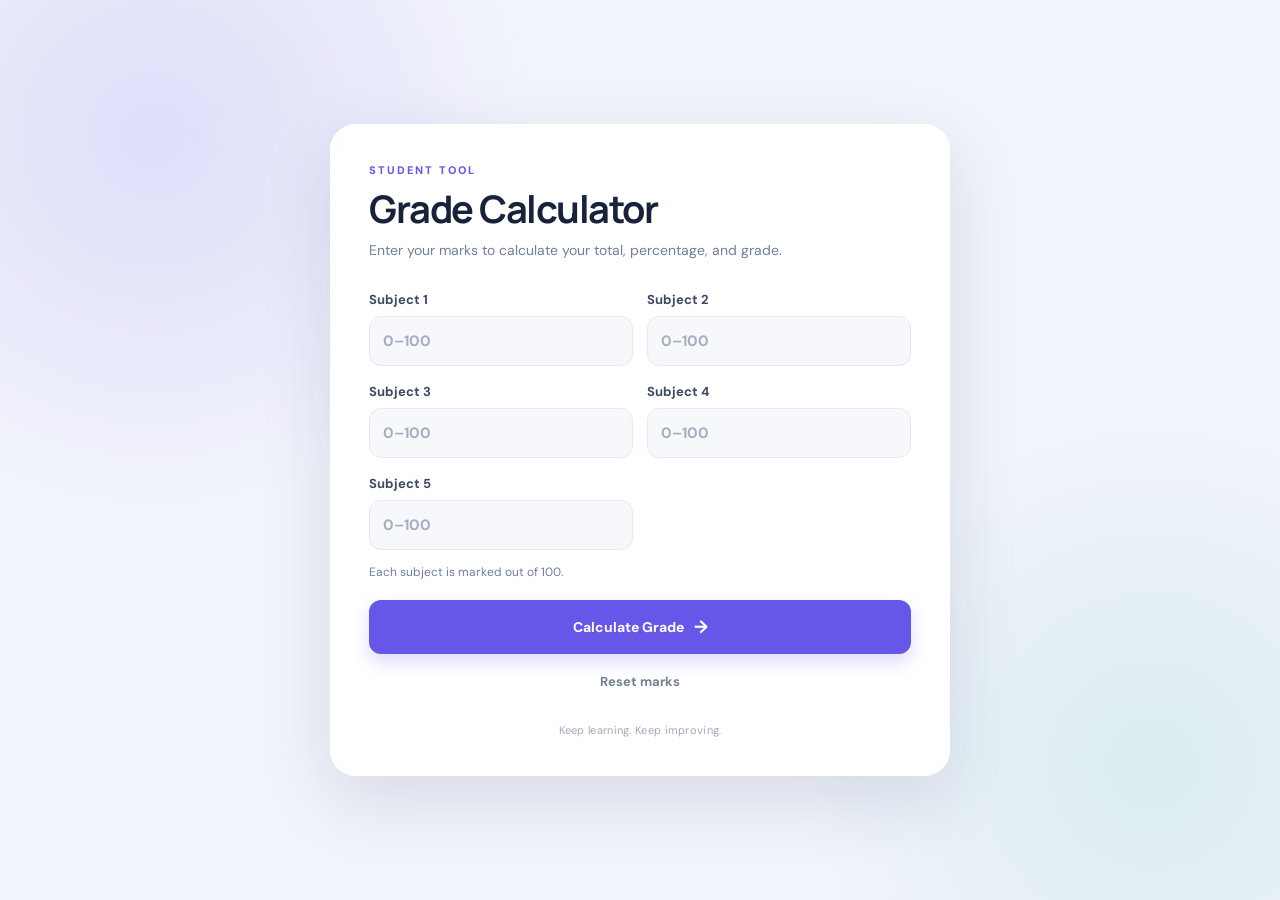
<file: index.html>
<!DOCTYPE html>
<html lang="en">
<head>
  <meta charset="UTF-8">
  <meta name="viewport" content="width=device-width, initial-scale=1.0">
  <title>Grade Calculator</title>
  <link rel="stylesheet" href="style.css">
</head>
<body>
  <main class="calculator">
    <div class="eyebrow">STUDENT TOOL</div>
    <h1>Grade Calculator</h1>
    <p class="subtitle">Enter your marks to calculate your total, percentage, and grade.</p>

    <form id="gradeForm">
      <div class="fields">
        <label>
          Subject 1
          <input type="number" id="mark1" min="0" max="100" step="0.1" placeholder="0–100" required>
        </label>
        <label>
          Subject 2
          <input type="number" id="mark2" min="0" max="100" step="0.1" placeholder="0–100" required>
        </label>
        <label>
          Subject 3
          <input type="number" id="mark3" min="0" max="100" step="0.1" placeholder="0–100" required>
        </label>
        <label>
          Subject 4
          <input type="number" id="mark4" min="0" max="100" step="0.1" placeholder="0–100" required>
        </label>
        <label>
          Subject 5
          <input type="number" id="mark5" min="0" max="100" step="0.1" placeholder="0–100" required>
        </label>
      </div>

      <p class="hint">Each subject is marked out of 100.</p>
      <button type="submit">Calculate Grade <span aria-hidden="true">→</span></button>
      <button type="button" class="reset-button" id="resetButton">Reset marks</button>
      <p id="errorMessage" class="error" role="alert"></p>
    </form>

    <section class="results" id="results" aria-live="polite" hidden>
      <div class="result-heading">YOUR RESULT</div>
      <div class="grade-row">
        <div>
          <p class="result-label">Your grade</p>
          <div id="grade" class="grade-letter">A</div>
        </div>
        <div class="percentage-box">
          <p class="result-label">Percentage</p>
          <div><span id="percentage">0</span><span class="percent-sign">%</span></div>
        </div>
      </div>
      <div class="stats">
        <div><span>Total marks</span><strong id="total">0 / 500</strong></div>
        <div><span>Average marks</span><strong id="average">0 / 100</strong></div>
        <div><span>Status</span><strong id="status">Pass</strong></div>
      </div>
      <p class="grade-note">Grade scale: A+ (90–100), A (80–89), B (70–79), C (60–69), D (50–59), F (below 50).</p>
    </section>
    <footer>Keep learning. Keep improving.</footer>
  </main>

  <script>
    const form = document.getElementById('gradeForm');
    const results = document.getElementById('results');
    const errorMessage = document.getElementById('errorMessage');
    const resetButton = document.getElementById('resetButton');

    form.addEventListener('submit', function (event) {
      event.preventDefault();
      errorMessage.textContent = '';

      const marks = [1, 2, 3, 4, 5].map(n => Number(document.getElementById('mark' + n).value));
      const inputs = [1, 2, 3, 4, 5].map(n => document.getElementById('mark' + n));

      if (inputs.some(input => input.value.trim() === '') || marks.some(mark => !Number.isFinite(mark) || mark < 0 || mark > 100)) {
        errorMessage.textContent = 'Please enter a mark from 0 to 100 for every subject.';
        results.hidden = true;
        return;
      }

      const total = marks.reduce((sum, mark) => sum + mark, 0);
      const average = total / marks.length;
      let grade = 'F';
      if (average >= 90) grade = 'A+';
      else if (average >= 80) grade = 'A';
      else if (average >= 70) grade = 'B';
      else if (average >= 60) grade = 'C';
      else if (average >= 50) grade = 'D';

      document.getElementById('grade').textContent = grade;
      document.getElementById('percentage').textContent = average.toFixed(1);
      document.getElementById('total').textContent = total.toFixed(1).replace('.0', '') + ' / 500';
      document.getElementById('average').textContent = average.toFixed(1) + ' / 100';
      document.getElementById('status').textContent = average >= 50 ? 'Pass' : 'Fail';
      document.getElementById('status').className = average >= 50 ? 'pass' : 'fail';
      results.hidden = false;
      results.scrollIntoView({ behavior: 'smooth', block: 'nearest' });
    });

    resetButton.addEventListener('click', function () {
      form.reset();
      results.hidden = true;
      errorMessage.textContent = '';
      document.getElementById('status').className = '';
    });
  </script>
</body>
</html>
</file>
<file: style.css>
@import url('https://fonts.googleapis.com/css2?family=DM+Sans:wght@400;500;600;700&family=Manrope:wght@400;500;600;700;800&display=swap');

:root {
  --ink: #18233b;
  --muted: #718096;
  --purple: #6757e8;
  --purple-dark: #5040d0;
  --line: #e5e9f2;
  --surface: #f7f8fc;
}

* { box-sizing: border-box; }

body {
  margin: 0;
  min-height: 100vh;
  padding: 36px 18px;
  display: grid;
  place-items: center;
  color: var(--ink);
  font-family: 'DM Sans', sans-serif;
  background:
    radial-gradient(circle at 12% 15%, rgba(111, 93, 245, .15), transparent 28%),
    radial-gradient(circle at 90% 85%, rgba(59, 185, 173, .13), transparent 26%),
    #f2f4fb;
}

.calculator {
  width: min(100%, 620px);
  padding: 38px;
  background: rgba(255, 255, 255, .96);
  border: 1px solid rgba(255, 255, 255, .9);
  border-radius: 26px;
  box-shadow: 0 24px 70px rgba(40, 49, 91, .13);
}

.eyebrow, .result-heading {
  color: var(--purple);
  font-size: 11px;
  font-weight: 800;
  letter-spacing: 2px;
}

h1 {
  margin: 10px 0 8px;
  font-family: 'Manrope', sans-serif;
  font-size: clamp(28px, 5vw, 38px);
  letter-spacing: -1.5px;
  line-height: 1.15;
}

.subtitle {
  margin: 0 0 28px;
  color: var(--muted);
  font-size: 14px;
  line-height: 1.7;
}

.fields {
  display: grid;
  grid-template-columns: repeat(2, minmax(0, 1fr));
  gap: 17px 14px;
}

label {
  display: flex;
  flex-direction: column;
  gap: 8px;
  color: #3d4961;
  font-size: 13px;
  font-weight: 700;
}

input {
  width: 100%;
  min-width: 0;
  padding: 14px 13px;
  border: 1px solid var(--line);
  border-radius: 12px;
  outline: none;
  background: var(--surface);
  color: var(--ink);
  font: inherit;
  font-size: 15px;
  transition: border-color .2s, box-shadow .2s, background .2s;
}

input::placeholder { color: #a5aec0; }

input:focus {
  border-color: var(--purple);
  background: #fff;
  box-shadow: 0 0 0 4px rgba(103, 87, 232, .12);
}

.hint {
  margin: 14px 0 20px;
  color: var(--muted);
  font-size: 12px;
}

button {
  width: 100%;
  padding: 15px 18px;
  border: 0;
  border-radius: 12px;
  background: var(--purple);
  color: white;
  font: inherit;
  font-size: 14px;
  font-weight: 700;
  cursor: pointer;
  box-shadow: 0 8px 18px rgba(103, 87, 232, .22);
  transition: transform .2s, background .2s, box-shadow .2s;
}

button span { margin-left: 7px; font-size: 18px; vertical-align: -1px; }
button:hover { background: var(--purple-dark); transform: translateY(-1px); box-shadow: 0 11px 22px rgba(103, 87, 232, .27); }
button:focus-visible, .reset-button:focus-visible { outline: 3px solid #b8b0ff; outline-offset: 3px; }

.reset-button {
  margin-top: 9px;
  padding: 10px;
  background: transparent;
  color: var(--muted);
  box-shadow: none;
  font-size: 13px;
}
.reset-button:hover { background: #f3f2ff; color: var(--purple-dark); box-shadow: none; }

.error { min-height: 0; margin: 0; color: #c0394b; font-size: 12px; }
.error:not(:empty) { margin-top: 12px; }

.results {
  margin-top: 26px;
  padding: 23px;
  border: 1px solid #e8e6ff;
  border-radius: 18px;
  background: linear-gradient(135deg, #faf9ff, #f7fbff);
}
.results[hidden] { display: none; }

.grade-row {
  display: flex;
  align-items: center;
  justify-content: space-between;
  gap: 20px;
  margin: 16px 0 20px;
}
.result-label { margin: 0 0 4px; color: var(--muted); font-size: 12px; }
.grade-letter {
  color: var(--purple);
  font-family: 'Manrope', sans-serif;
  font-size: 48px;
  font-weight: 800;
  line-height: 1.1;
}
.percentage-box { text-align: right; }
.percentage-box div {
  font-family: 'Manrope', sans-serif;
  font-size: 32px;
  font-weight: 800;
  letter-spacing: -1px;
}
.percent-sign { color: var(--purple); font-size: 20px; }

.stats {
  display: grid;
  grid-template-columns: repeat(3, minmax(0, 1fr));
  gap: 10px;
}
.stats div {
  padding: 13px 11px;
  border: 1px solid #eceef6;
  border-radius: 12px;
  background: rgba(255, 255, 255, .8);
}
.stats span { display: block; margin-bottom: 6px; color: var(--muted); font-size: 11px; }
.stats strong { font-size: 13px; }
.pass { color: #16845b; }
.fail { color: #c0394b; }
.grade-note { margin: 16px 0 0; color: var(--muted); font-size: 11px; line-height: 1.6; }
footer { margin-top: 23px; color: #a1a8b9; text-align: center; font-size: 11px; letter-spacing: .3px; }

@media (max-width: 480px) {
  body { padding: 18px 12px; }
  .calculator { padding: 25px 20px; border-radius: 21px; }
  .fields { gap: 14px 10px; }
  input { padding: 12px 10px; }
  .results { padding: 18px; }
  .stats { gap: 7px; }
  .stats div { padding: 11px 8px; }
  .stats strong { font-size: 12px; }
}
</file>
